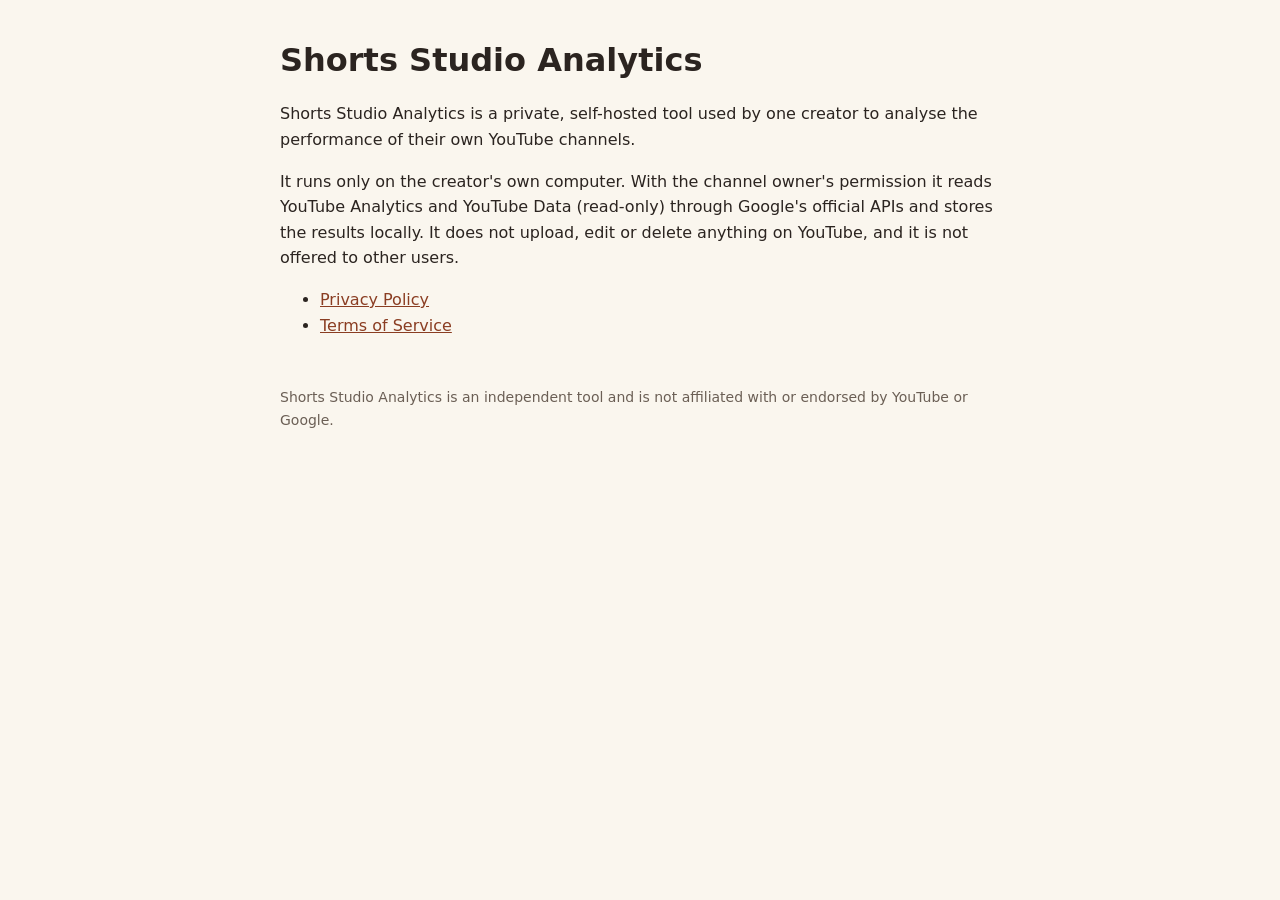
<file: index.html>
<!doctype html><html lang="en"><head><meta charset="utf-8"><meta name="viewport" content="width=device-width,initial-scale=1">
<title>Shorts Studio Analytics</title><link rel="stylesheet" href="style.css"></head><body>
<h1>Shorts Studio Analytics</h1>
<p>Shorts Studio Analytics is a private, self-hosted tool used by one creator to analyse the performance of their own YouTube channels.</p>
<p>It runs only on the creator's own computer. With the channel owner's permission it reads YouTube Analytics and YouTube Data (read-only) through Google's official APIs and stores the results locally. It does not upload, edit or delete anything on YouTube, and it is not offered to other users.</p>
<ul><li><a href="privacy.html">Privacy Policy</a></li><li><a href="terms.html">Terms of Service</a></li></ul>
<footer>Shorts Studio Analytics is an independent tool and is not affiliated with or endorsed by YouTube or Google.</footer>
</body></html>
</file>
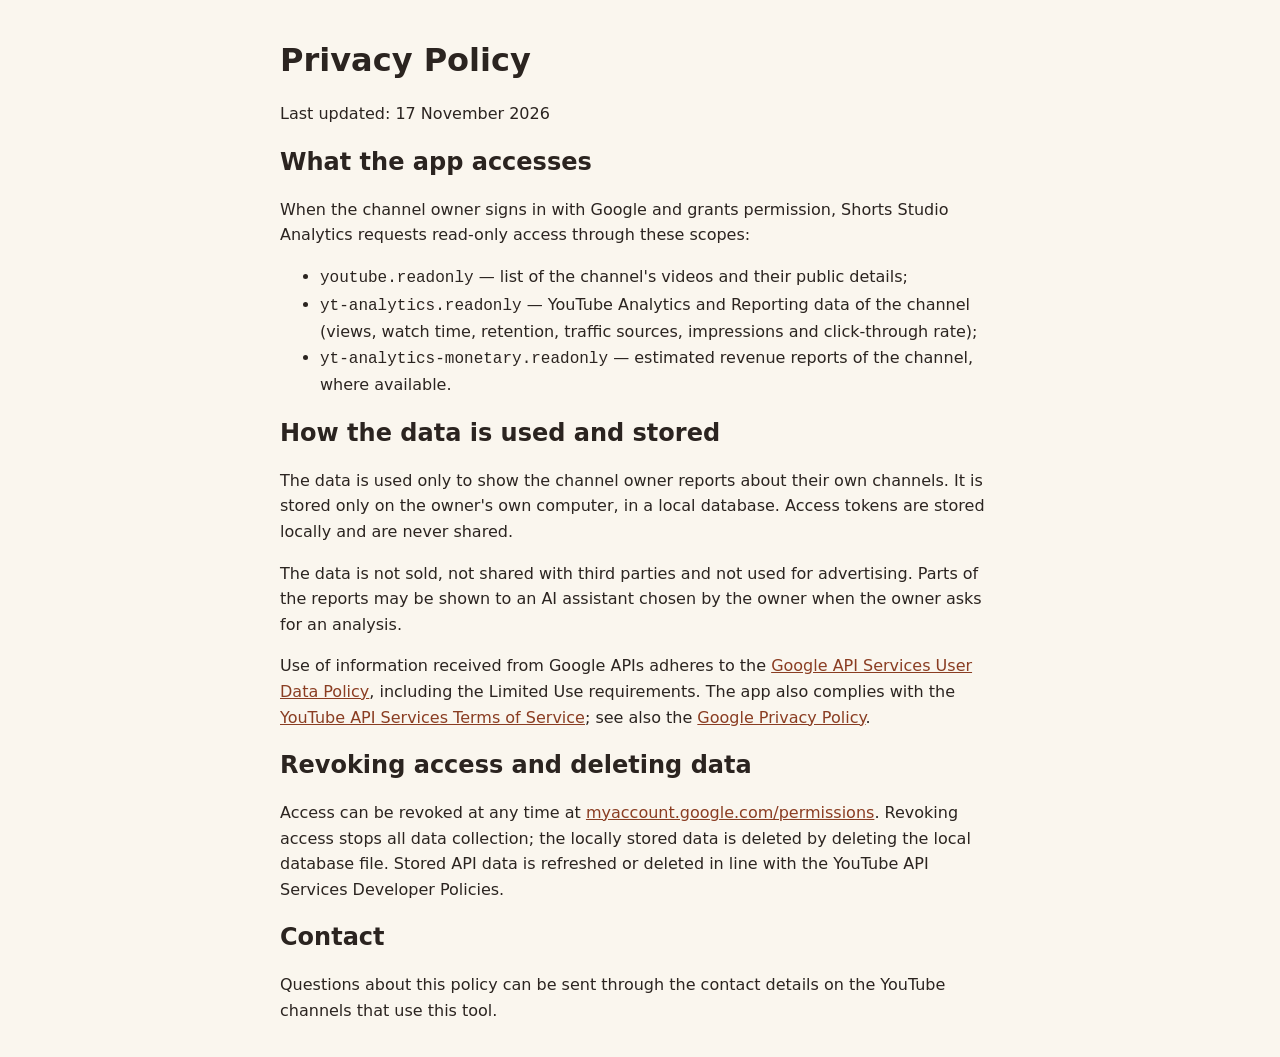
<file: privacy.html>
<!doctype html><html lang="en"><head><meta charset="utf-8"><meta name="viewport" content="width=device-width,initial-scale=1">
<title>Privacy Policy · Shorts Studio Analytics</title><link rel="stylesheet" href="style.css"></head><body>
<h1>Privacy Policy</h1><p>Last updated: 17 November 2026</p>
<h2>What the app accesses</h2>
<p>When the channel owner signs in with Google and grants permission, Shorts Studio Analytics requests read-only access through these scopes:</p>
<ul><li><code>youtube.readonly</code> — list of the channel's videos and their public details;</li>
<li><code>yt-analytics.readonly</code> — YouTube Analytics and Reporting data of the channel (views, watch time, retention, traffic sources, impressions and click-through rate);</li>
<li><code>yt-analytics-monetary.readonly</code> — estimated revenue reports of the channel, where available.</li></ul>
<h2>How the data is used and stored</h2>
<p>The data is used only to show the channel owner reports about their own channels. It is stored only on the owner's own computer, in a local database. Access tokens are stored locally and are never shared.</p>
<p>The data is not sold, not shared with third parties and not used for advertising. Parts of the reports may be shown to an AI assistant chosen by the owner when the owner asks for an analysis.</p>
<p>Use of information received from Google APIs adheres to the <a href="https://developers.google.com/terms/api-services-user-data-policy">Google API Services User Data Policy</a>, including the Limited Use requirements. The app also complies with the <a href="https://developers.google.com/youtube/terms/api-services-terms-of-service">YouTube API Services Terms of Service</a>; see also the <a href="https://policies.google.com/privacy">Google Privacy Policy</a>.</p>
<h2>Revoking access and deleting data</h2>
<p>Access can be revoked at any time at <a href="https://myaccount.google.com/permissions">myaccount.google.com/permissions</a>. Revoking access stops all data collection; the locally stored data is deleted by deleting the local database file. Stored API data is refreshed or deleted in line with the YouTube API Services Developer Policies.</p>
<h2>Contact</h2>
<p>Questions about this policy can be sent through the contact details on the YouTube channels that use this tool.</p>
</body></html>
</file>
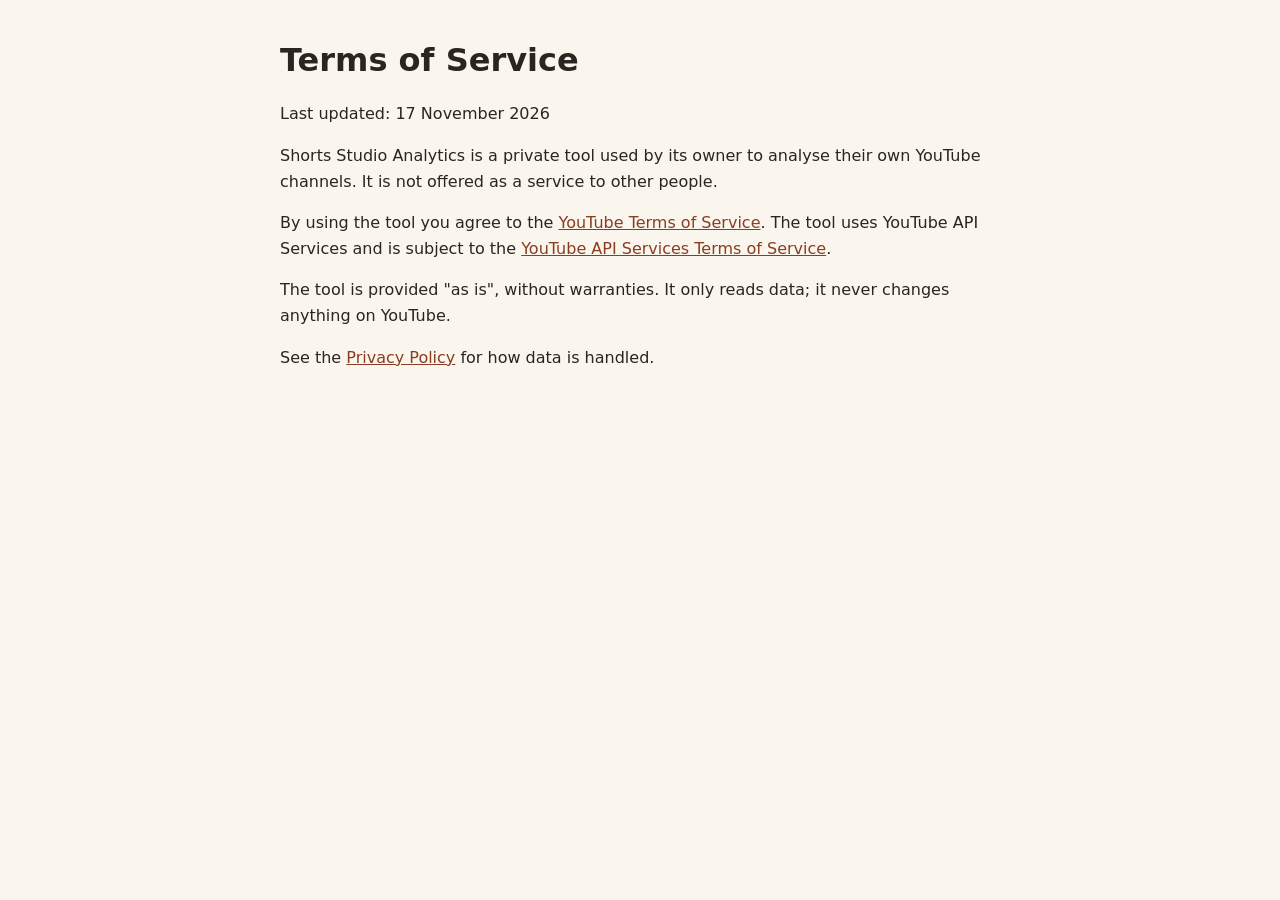
<file: terms.html>
<!doctype html><html lang="en"><head><meta charset="utf-8"><meta name="viewport" content="width=device-width,initial-scale=1">
<title>Terms of Service · Shorts Studio Analytics</title><link rel="stylesheet" href="style.css"></head><body>
<h1>Terms of Service</h1><p>Last updated: 17 November 2026</p>
<p>Shorts Studio Analytics is a private tool used by its owner to analyse their own YouTube channels. It is not offered as a service to other people.</p>
<p>By using the tool you agree to the <a href="https://www.youtube.com/t/terms">YouTube Terms of Service</a>. The tool uses YouTube API Services and is subject to the <a href="https://developers.google.com/youtube/terms/api-services-terms-of-service">YouTube API Services Terms of Service</a>.</p>
<p>The tool is provided "as is", without warranties. It only reads data; it never changes anything on YouTube.</p>
<p>See the <a href="privacy.html">Privacy Policy</a> for how data is handled.</p>
</body></html>
</file>
<file: style.css>
body{font:16px/1.6 system-ui,-apple-system,Segoe UI,Roboto,sans-serif;max-width:720px;margin:40px auto;padding:0 16px;color:#2b2420;background:#faf6ee}
h1,h2{line-height:1.25}a{color:#8a3d22}footer{margin-top:48px;font-size:14px;color:#6b5f55}
</file>
